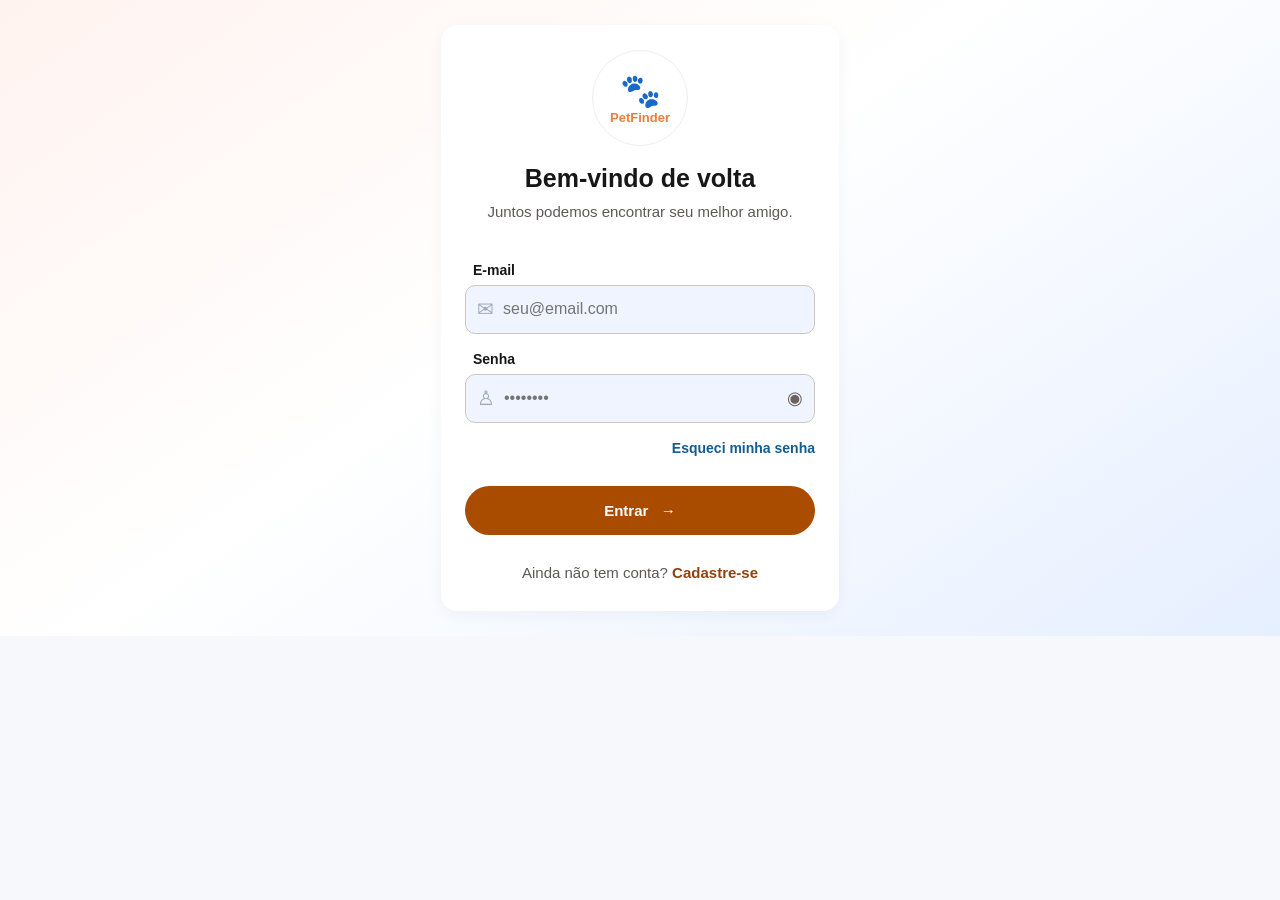
<file: index.html>
<!doctype html>
<html lang="pt-BR">

<head>
    <meta charset="UTF-8">
    <meta name="viewport" content="width=device-width,initial-scale=1.0">
    <meta http-equiv="refresh" content="0;url=explorar.html">
    <title>PetFinder</title>
</head>

<body></body>

</html>
</file>
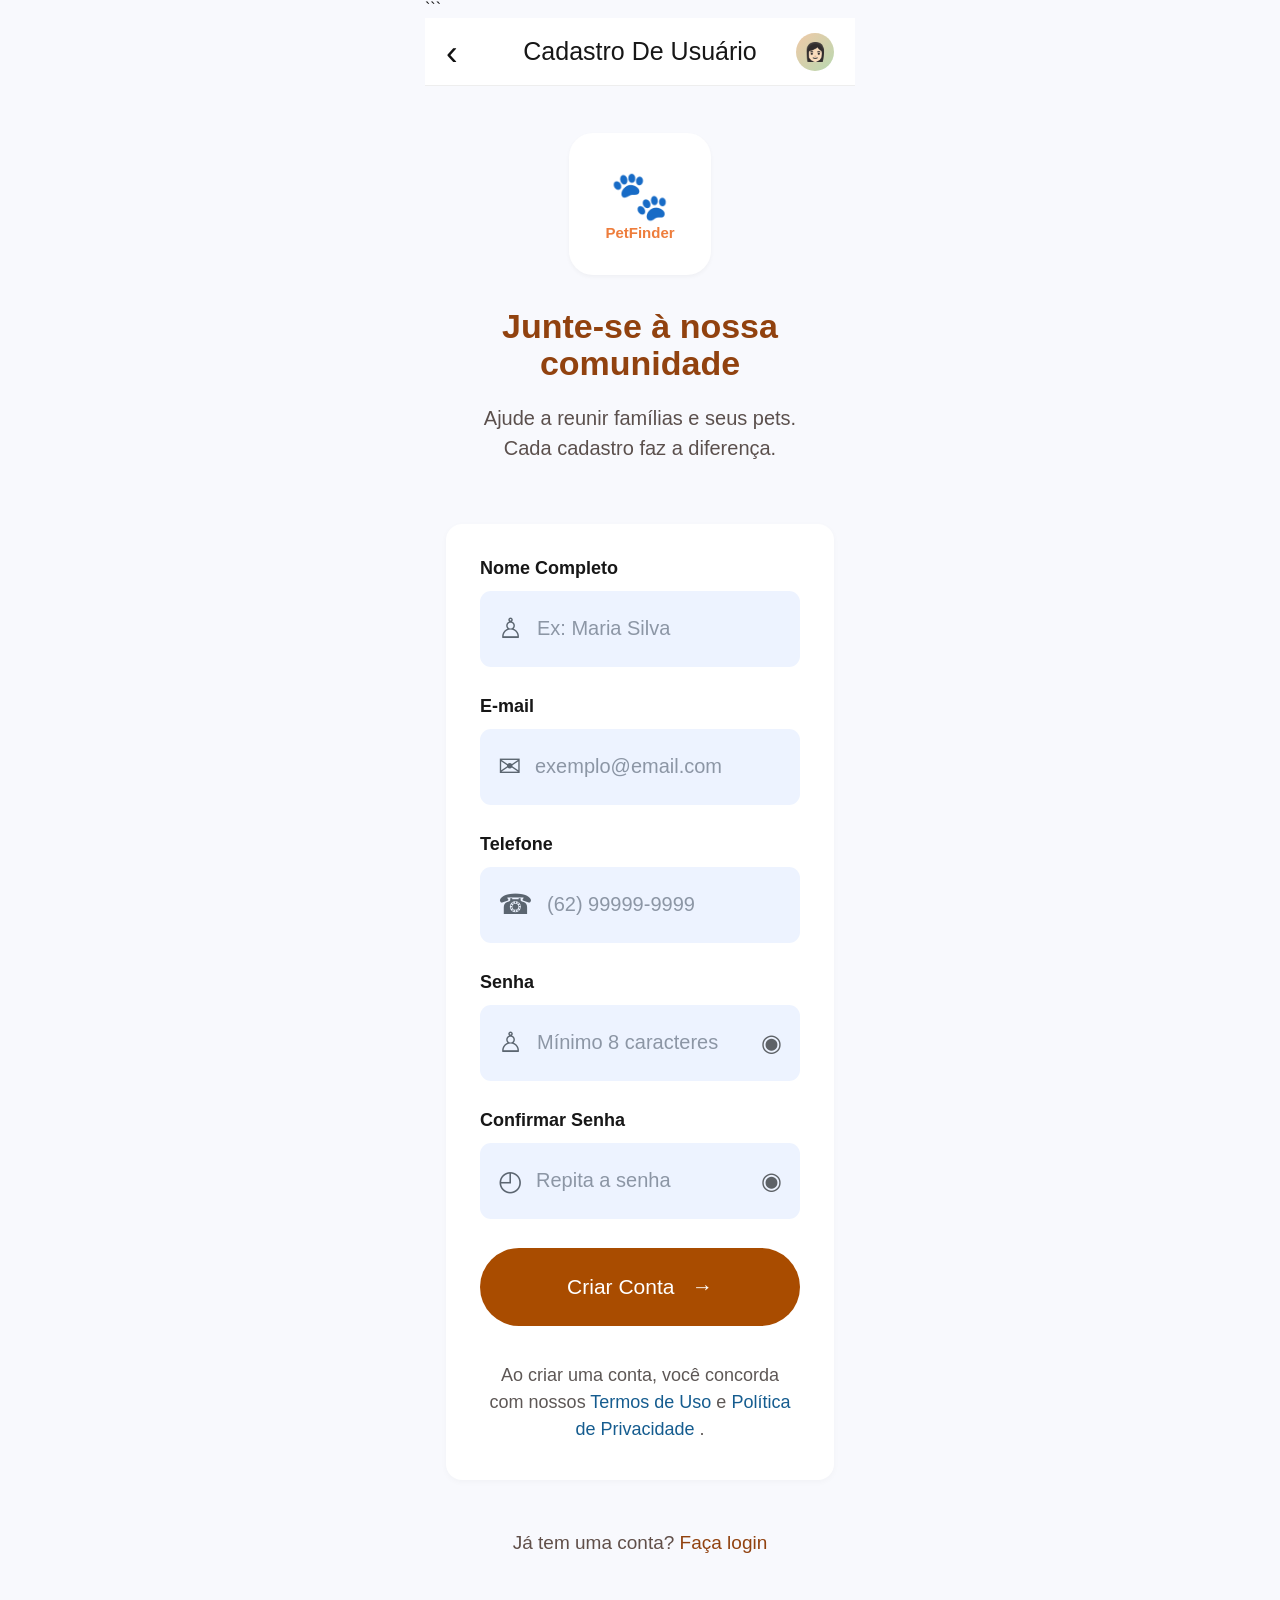
<file: cadastro.html>
<!doctype html>
<html lang="pt-BR">

<head>
    <meta charset="UTF-8">
    <meta name="viewport" content="width=device-width,initial-scale=1.0">
    <title>PetFinder - Cadastro</title>
    <link rel="stylesheet" href="cadastro.css">
</head>

<body>
    <div class="app">

        ```
        <header class="header">
            <a class="back" href="login.html">‹</a>
            <h1 class="title">Cadastro De Usuário</h1>
            <div class="avatar">👩🏻</div>
        </header>

        <main class="content register-page">

            <div class="logo-box">
                <span>🐾</span>
                <strong>PetFinder</strong>
            </div>

            <div class="headline">
                <h2>Junte-se à nossa<br>comunidade</h2>

                <p>
                    Ajude a reunir famílias e seus pets.<br>
                    Cada cadastro faz a diferença.
                </p>
            </div>

            <form class="register-form" id="registerForm">

                <label for="nome">
                    Nome Completo
                </label>

                <div class="input-wrap">
                    <span>♙</span>

                    <input id="nome" name="nome" type="text" placeholder="Ex: Maria Silva" required>
                </div>


                <label for="email">
                    E-mail
                </label>

                <div class="input-wrap">
                    <span>✉</span>

                    <input id="email" name="email" type="email" placeholder="exemplo@email.com" required>
                </div>


                <label for="telefone">
                    Telefone
                </label>

                <div class="input-wrap">
                    <span>☎</span>

                    <input id="telefone" name="telefone" type="tel" placeholder="(62) 99999-9999" required>
                </div>


                <label for="s1">
                    Senha
                </label>

                <div class="input-wrap">
                    <span>♙</span>

                    <input id="s1" name="senha" type="password" placeholder="Mínimo 8 caracteres" minlength="8"
                        required>

                    <button type="button" onclick="toggle('s1')">
                        ◉
                    </button>
                </div>


                <label for="s2">
                    Confirmar Senha
                </label>

                <div class="input-wrap">
                    <span>◴</span>

                    <input id="s2" name="confirmarSenha" type="password" placeholder="Repita a senha" minlength="8"
                        required>

                    <button type="button" onclick="toggle('s2')">
                        ◉
                    </button>
                </div>


                <button class="create" type="submit" id="btnCadastro">
                    Criar Conta &nbsp; →
                </button>


                <p class="register-error" id="registerError" style="display: none;"></p>


                <p class="terms">
                    Ao criar uma conta, você concorda<br>
                    com nossos
                    <a href="#">Termos de Uso</a>
                    e
                    <a href="#">
                        Política<br> de Privacidade
                    </a>.
                </p>

            </form>

            <p class="already">
                Já tem uma conta?
                <a href="login.html">Faça login</a>
            </p>

        </main>
    </div>


    <script>
        function toggle(id) {

            const input =
                document.getElementById(id);

            input.type =
                input.type === 'password'
                    ? 'text'
                    : 'password';
        }
    </script>

    <script src="js/api.js"></script>
    <script src="js/auth.js"></script>
    <script src="js/cadastro.js"></script>
</body>

</html>
</file>
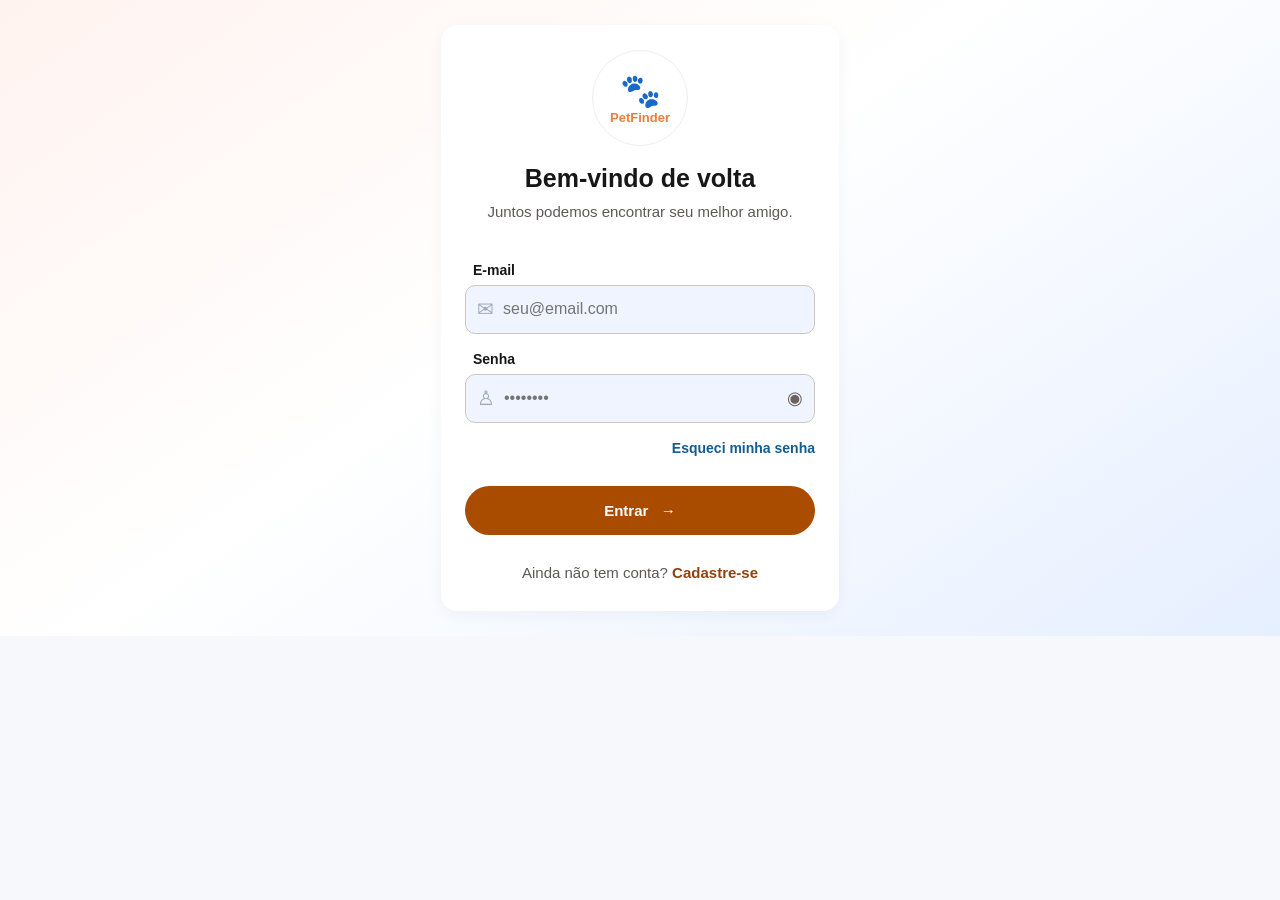
<file: editar-perfil.html>
<!doctype html>
<html lang="pt-BR">

<head>

    <meta charset="UTF-8">

    <meta name="viewport" content="width=device-width, initial-scale=1.0">

    <title>PetFinder - Editar Perfil</title>
    <link rel="icon" type="image/png" href="assets/logo.png">
    <link rel="stylesheet" href="editar-perfil.css">

</head>


<body>

    <div class="app">


        <!-- HEADER -->

        <header class="header">

            <a class="back" href="perfil.html">
                ‹
            </a>

            <h1 class="title">
                Editar Perfil
            </h1>

            <div class="avatar">
                👩🏻
            </div>

        </header>


        <!-- CONTEÚDO -->

        <main class="content">


            <section class="form-card">

                <div class="form-header">

                    <div class="profile-avatar">
                        👩🏻
                    </div>

                    <div>

                        <h2>
                            Seus dados
                        </h2>

                        <p>
                            Atualize suas informações pessoais.
                        </p>

                    </div>

                </div>


                <form id="editarPerfilForm">


                    <!-- NOME -->

                    <div class="form-group">

                        <label for="nome">
                            Nome completo
                        </label>

                        <input type="text" id="nome" name="nome" placeholder="Digite seu nome" required maxlength="100">

                    </div>


                    <!-- EMAIL -->

                    <div class="form-group">

                        <label for="email">
                            E-mail
                        </label>

                        <input type="email" id="email" name="email" placeholder="Digite seu e-mail" required>

                    </div>


                    <!-- TELEFONE -->

                    <div class="form-group">

                        <label for="telefone">
                            Telefone para contato (WhatsApp)
                        </label>

                        <input type="tel" id="telefone" name="telefone" placeholder="(62) 99999-9999" required>

                    </div>


                    <!-- ERRO -->

                    <div id="formError" class="form-error"></div>


                    <!-- SUCESSO -->

                    <div id="formSuccess" class="form-success"></div>


                    <!-- BOTÃO -->

                    <button type="submit" id="btnSalvar" class="btn-main">
                        Salvar alterações
                    </button>


                    <button type="button" id="btnCancelar" class="btn-cancel">
                        Cancelar
                    </button>


                </form>

            </section>


        </main>


        <!-- MENU INFERIOR -->
        <nav class="bottom">

            <a class="nav" href="explorar.html">

                <span class="navicon">
                    ◉
                </span>

                Explorar

            </a>


            <a class="nav" href="cadastrar.html">

                <span class="navicon plus">
                    +
                </span>

                Cadastrar

            </a>


            <a class="nav" href="meus-pets.html">

                <span class="navicon">
                    ♡
                </span>

                Meus Pets

            </a>


            <a class="nav active" href="perfil.html">

                <span class="navicon">
                    ◎
                </span>

                Perfil

            </a>

        </nav>

    </div>


    <script src="js/api.js"></script>

    <script src="js/auth.js"></script>

    <script src="js/editar-perfil.js"></script>


</body>

</html>
</file>
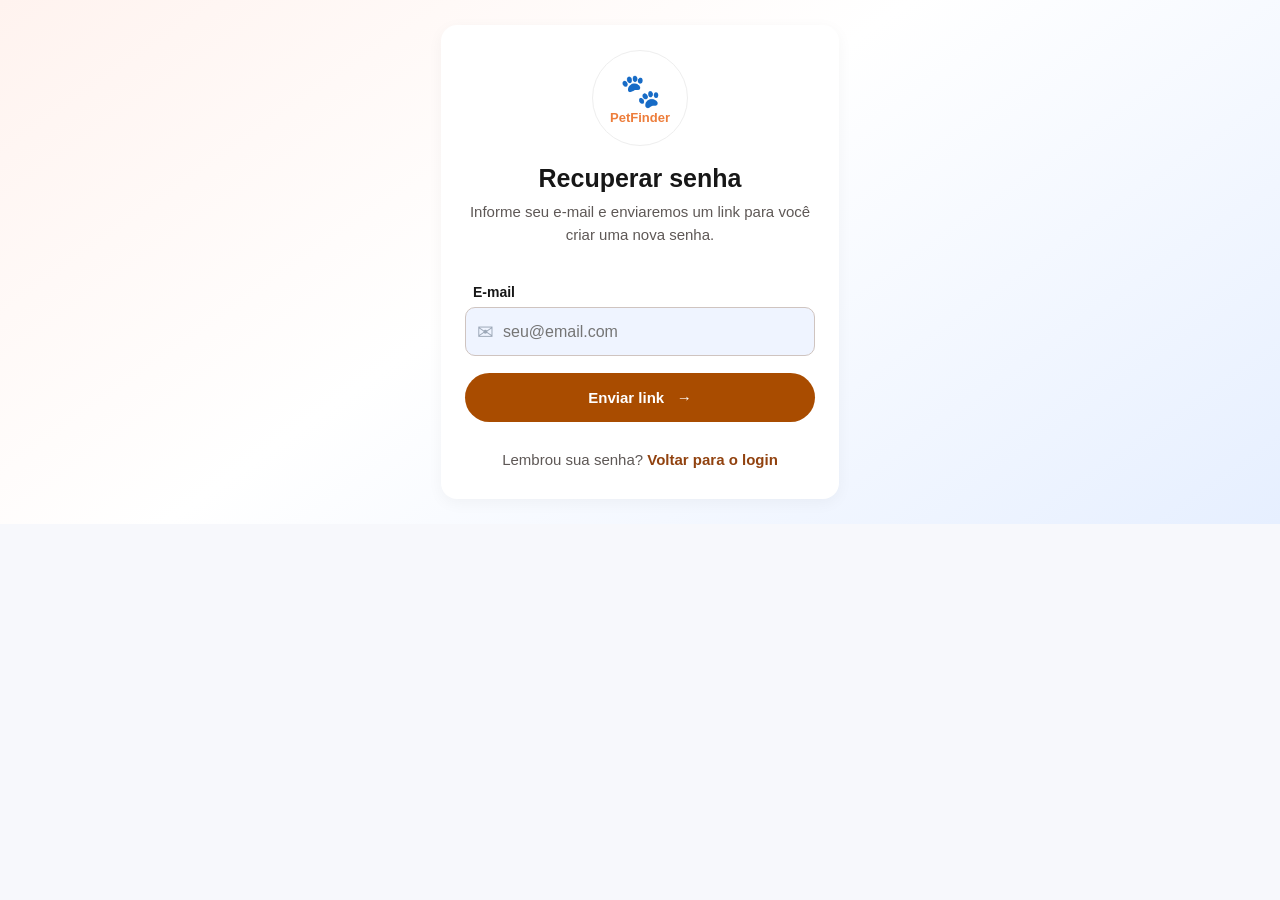
<file: esqueci-senha.html>
<!doctype html>

<html lang="pt-BR">

<head>
    <meta charset="UTF-8">
    <link rel="icon" type="image/png" href="assets/logo.png">
    <meta name="viewport" content="width=device-width, initial-scale=1.0">
    <title>PetFinder - Recuperar senha</title>
    <link rel="stylesheet" href="login.css">
</head>

<body>

    <div class="login-page">

        <div class="login-card">

            <div class="logo-big">
                <span>🐾</span>
                <strong>PetFinder</strong>
            </div>

            <h1>Recuperar senha</h1>

            <p>
                Informe seu e-mail e enviaremos um link
                para você criar uma nova senha.
            </p>

            <form id="forgotPasswordForm">

                <label for="email">
                    E-mail
                </label>

                <div class="input-wrap">
                    <span>✉</span>

                    <input id="email" name="email" type="email" placeholder="seu@email.com" required>
                </div>

                <button class="enter" type="submit" id="btnEnviar">
                    Enviar link &nbsp; →
                </button>

                <p id="message" style="display: none;"></p>

            </form>

            <p class="register">
                Lembrou sua senha?

                <a href="login.html">
                    Voltar para o login
                </a>
            </p>

        </div>

    </div>

    <script src="js/api.js"></script>
    <script src="js/esqueci-senha.js"></script>

</body>

</html>
</file>
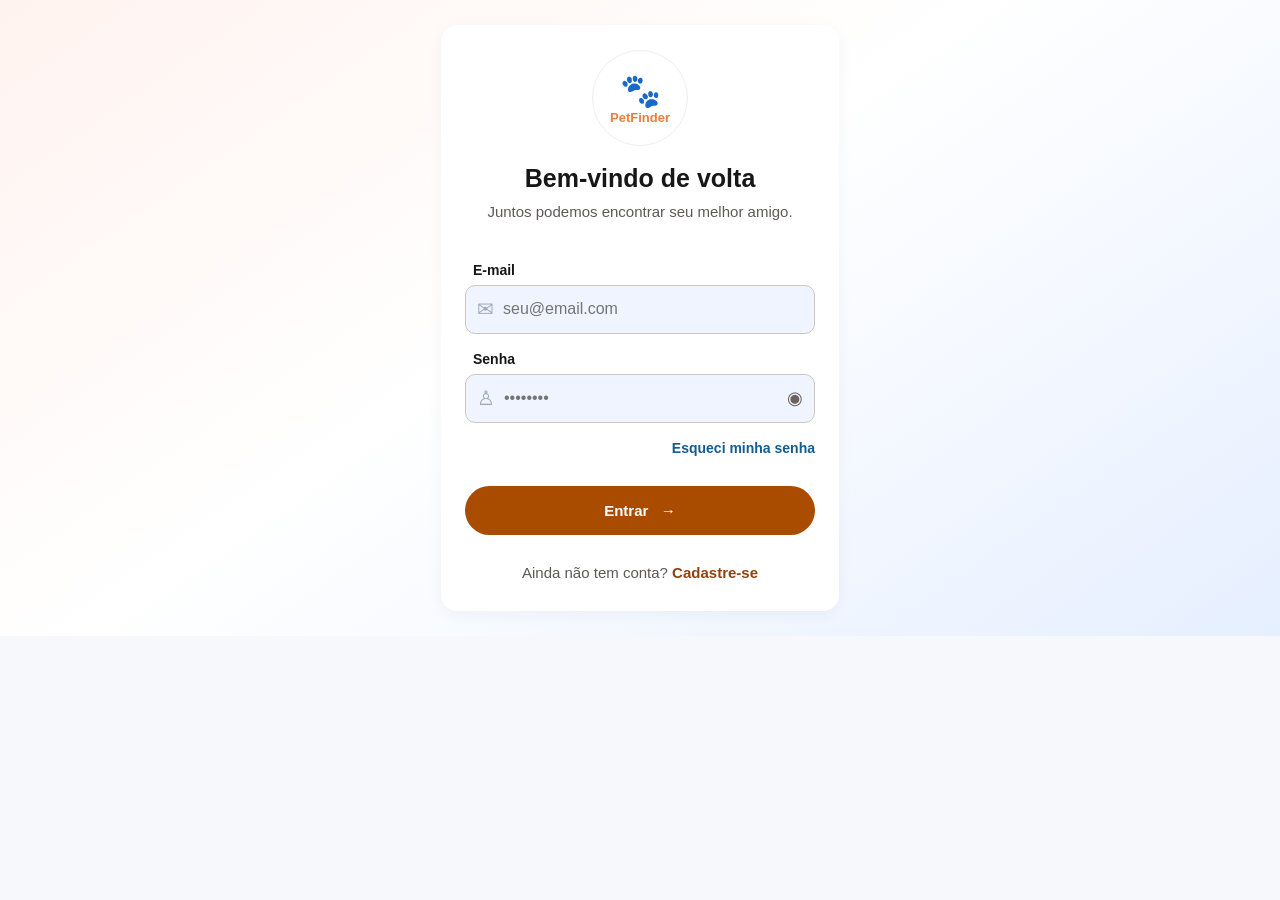
<file: explorar.html>
<!doctype html>

<html lang="pt-BR">

<head>
    <meta charset="UTF-8">
    <meta name="viewport" content="width=device-width, initial-scale=1.0">
    <link rel="icon" type="image/png" href="assets/logo.png">
    <title>PetFinder - Explorar</title>

    <link rel="stylesheet" href="explorar.css">

</head>

<body>

    <div class="app">

        <header class="header">

            <div class="brand">
                <span class="paw">🐾</span>
                <span>PetFinder</span>
            </div>

        </header>


        <main class="content">

            <h1 id="saudacao">
                Bom dia!
            </h1>

            <p class="intro">
                Vamos ajudar esses pets a voltarem para casa.
            </p>


            <!-- BUSCA -->

            <div class="search">

                <span>⌕</span>

                <input id="campoBusca" type="text" placeholder="Buscar por raça, nome ou local...">

                <button type="button" id="btnFiltro">
                    ☷
                </button>

            </div>


            <!-- FILTROS -->

            <div class="filters">

                <button type="button" class="active" data-filtro="TODOS">
                    ➤ Próximos
                </button>

                <button type="button" data-filtro="CANINO">
                    Cães
                </button>

                <button type="button" data-filtro="FELINO">
                    Gatos
                </button>

                <button type="button" data-filtro="RECOMPENSA">
                    ♡ Recompensa
                </button>

            </div>


            <!-- ANIMAIS -->

            <div class="cards" id="animaisContainer">

                <p>
                    Carregando animais...
                </p>

            </div>

        </main>


        <!-- MENU INFERIOR -->

        <nav class="bottom">

            <a class="nav active" href="explorar.html">

                <span class="navicon">
                    ◉
                </span>

                Explorar

            </a>


            <a class="nav" href="cadastrar.html">

                <span class="navicon plus">
                    +
                </span>

                Cadastrar

            </a>


            <a class="nav" href="meus-pets.html">

                <span class="navicon">
                    ♡
                </span>

                Meus Pets

            </a>


            <a class="nav" href="perfil.html">

                <span class="navicon">
                    ◎
                </span>

                Perfil

            </a>

        </nav>

    </div>

    <script src="js/api.js"></script>

    <script src="js/auth.js"></script>

    <script src="js/explorar.js"></script>

</body>

</html>
</file>
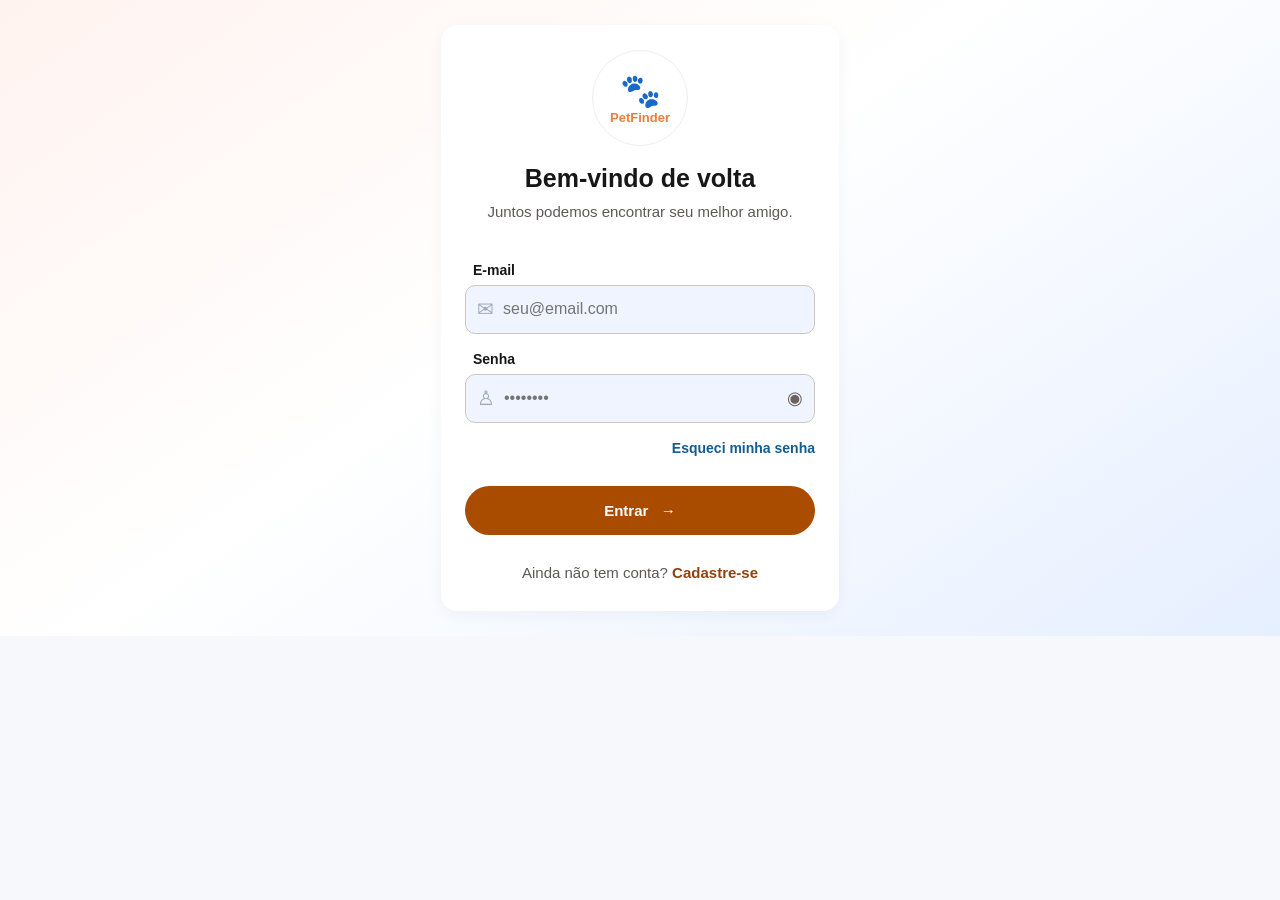
<file: login.html>
<!doctype html>
<html lang="pt-BR">

<head>
    <meta charset="UTF-8">
    <meta name="viewport" content="width=device-width, initial-scale=1.0">
    <title>PetFinder - Login</title>
    <link rel="icon" type="image/png" href="assets/logo.png">
    <link rel="stylesheet" href="login.css">
</head>

<body>
    <div class="login-page">
        <div class="login-card">
            <div class="logo-big">
                <span>🐾</span>
                <strong>PetFinder</strong>
            </div>
            <h1>Bem-vindo de volta</h1>
            <p>
                Juntos podemos encontrar seu melhor amigo.
            </p>

            <form id="loginForm">
                <label for="email">
                    E-mail
                </label>
                <div class="input-wrap">
                    <span>✉</span>
                    <input id="email" name="email" type="email" placeholder="seu@email.com" required>
                </div>


                <label for="senha">
                    Senha
                </label>
                <div class="input-wrap">
                    <span>♙</span>
                    <input id="senha" name="senha" type="password" placeholder="••••••••" required>
                    <button type="button" onclick="toggle()">
                        ◉
                    </button>
                </div>

                <a class="forgot" href="esqueci-senha.html">
                    Esqueci minha senha
                </a>

                <button class="enter" type="submit" id="btnLogin">
                    Entrar &nbsp; →
                </button>

                <p id="loginError" style="display: none;"></p>
            </form>

            <p class="register">
                Ainda não tem conta?
                <a href="cadastro.html">
                    Cadastre-se
                </a>
            </p>
        </div>
    </div>
    <script>
        function toggle() {

            const senha =
                document.getElementById("senha");

            senha.type =
                senha.type === "password"
                    ? "text"
                    : "password";
        }

    </script>
    <script src="js/api.js"></script>
    <script src="js/auth.js"></script>
    <script src="js/login.js"></script>
</body>

</html>
</file>
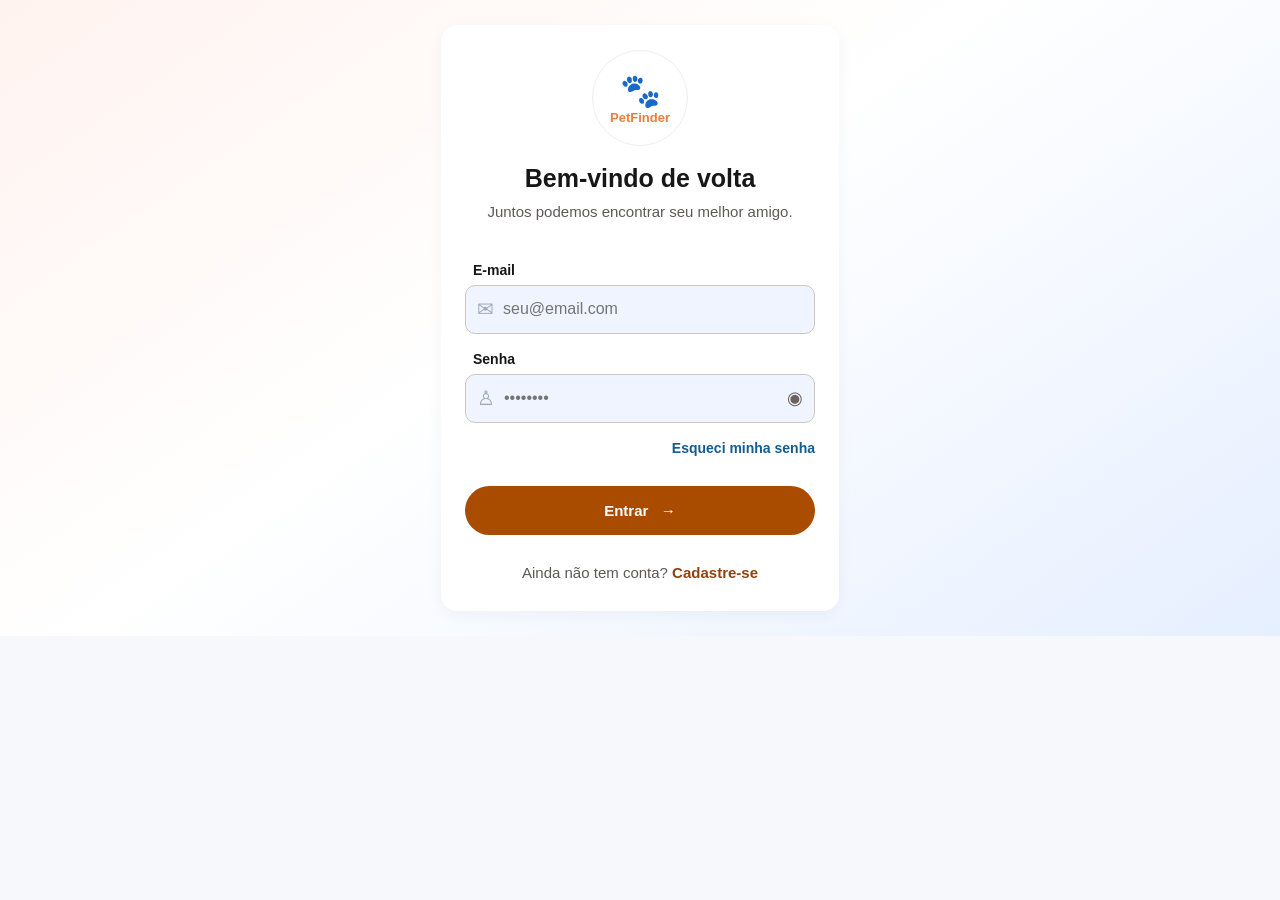
<file: meus-pets.html>
<!doctype html>

<html lang="pt-BR">

<head>

    <meta charset="UTF-8">

    <meta name="viewport" content="width=device-width, initial-scale=1.0">
    <link rel="icon" type="image/png" href="assets/logo.png">
    <title>PetFinder - Meus Pets</title>

    <link rel="stylesheet" href="meus-pets.css">

</head>


<body>

    <div class="app">


        <!-- HEADER -->

        <header class="header">

            <a class="back" href="perfil.html">
                ‹
            </a>


            <h1 class="title">
                Meus Pets
            </h1>

        </header>


        <!-- CONTEÚDO -->

        <main class="content">

            <div class="page-intro">

                <h2>
                    Animais cadastrados
                </h2>

                <p>
                    Gerencie os pets que você cadastrou no PetFinder.
                </p>

            </div>


            <!-- LISTA -->

            <section id="animaisContainer" class="pets-container">

                <div class="loading">

                    <span class="loading-icon">
                        🐾
                    </span>

                    <p>
                        Carregando seus pets...
                    </p>

                </div>

            </section>


            <!-- BOTÃO CADASTRAR -->

            <button type="button" id="btnCadastrarPet" class="btn-cadastrar">

                <span class="plus-icon">
                    +
                </span>

                Cadastrar novo pet

            </button>

        </main>


        <!-- MENU INFERIOR -->

        <nav class="bottom">

            <a class="nav" href="explorar.html">

                <span class="navicon">
                    ◉
                </span>

                Explorar

            </a>


            <a class="nav" href="cadastrar.html">

                <span class="navicon plus">
                    +
                </span>

                Cadastrar

            </a>


            <a class="nav active" href="meus-pets.html">

                <span class="navicon">
                    ♡
                </span>

                Meus Pets

            </a>


            <a class="nav" href="perfil.html">

                <span class="navicon">
                    ◎
                </span>

                Perfil

            </a>

        </nav>

    </div>


    <script src="js/api.js"></script>

    <script src="js/auth.js"></script>

    <script src="js/meus-pets.js"></script>

</body>

</html>
</file>
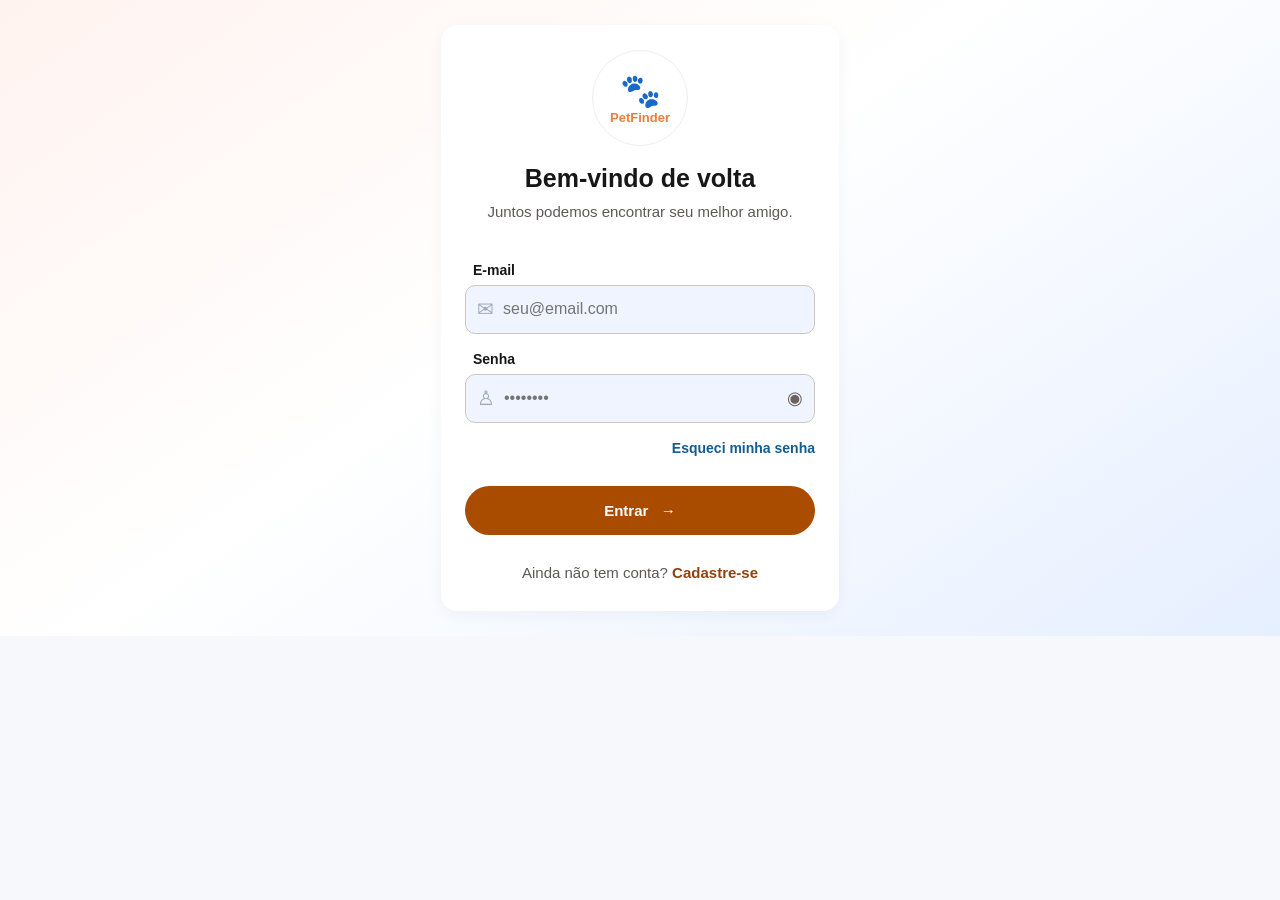
<file: perfil.html>
<!doctype html>

<html lang="pt-BR">

<head>

    <meta charset="UTF-8">

    <meta name="viewport" content="width=device-width, initial-scale=1.0">
    <link rel="icon" type="image/png" href="assets/logo.png">
    <title>PetFinder - Perfil</title>

    <link rel="stylesheet" href="perfil.css">

</head>

<body>

    <div class="app">


        <!-- HEADER -->

        <header class="header">

            <a class="back" href="explorar.html">
                ‹
            </a>


            <h1 class="title">
                Meu Perfil
            </h1>


            <!--div class="avatar">
                👩🏻
            </div-->

        </header>



        <!-- CONTEÚDO -->

        <main class="content perfil-page">


            <section class="profile-header">

                <div class="profile-avatar">
                    <span class="paw">🐾</span>
                </div>


                <div class="profile-info">

                    <h2 id="usuarioNome">
                        Carregando...
                    </h2>

                    <p id="usuarioEmail">
                        Carregando...
                    </p>

                </div>

            </section>



            <!-- DADOS DO USUÁRIO -->

            <section class="profile-card">

                <h2 class="section-title">
                    Meus dados
                </h2>


                <div class="profile-field">

                    <span>
                        Nome completo
                    </span>

                    <strong id="campoNome">
                        -
                    </strong>

                </div>


                <div class="profile-field">

                    <span>
                        E-mail
                    </span>

                    <strong id="campoEmail">
                        -
                    </strong>

                </div>


                <div class="profile-field">

                    <span>
                        Telefone
                    </span>

                    <strong id="campoTelefone">
                        Não informado
                    </strong>

                </div>

            </section>



            <!-- AÇÕES -->

            <section class="profile-actions">

                <button type="button" id="btnEditar" class="btn-main">
                    ✎ &nbsp; Editar perfil
                </button>


                <button type="button" id="btnSair" class="btn-logout">
                    ↪ &nbsp; Sair da conta
                </button>

            </section>


        </main>



        <!-- MENU INFERIOR -->

        <nav class="bottom">

            <a class="nav" href="explorar.html">

                <span class="navicon">
                    ◉
                </span>

                Explorar

            </a>


            <a class="nav" href="cadastrar.html">

                <span class="navicon plus">
                    +
                </span>

                Cadastrar

            </a>


            <a class="nav" href="meus-pets.html">

                <span class="navicon">
                    ♡
                </span>

                Meus Pets

            </a>


            <a class="nav active" href="perfil.html">

                <span class="navicon">
                    ◎
                </span>

                Perfil

            </a>

        </nav>


    </div>


    <script src="js/api.js"></script>
    <script src="js/auth.js"></script>
    <script src="js/perfil.js"></script>
</body>

</html>
</file>
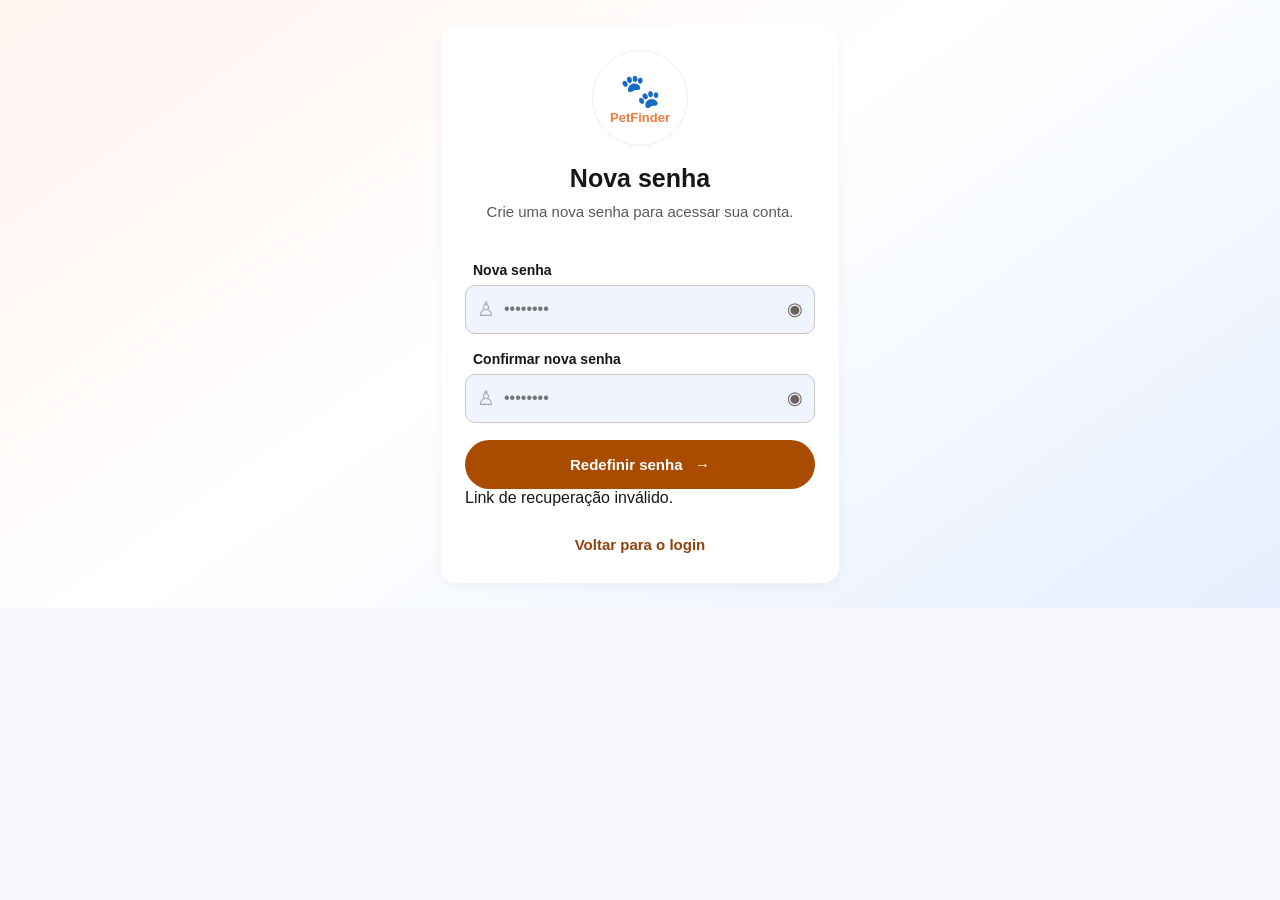
<file: redefinir-senha.html>
<!doctype html>

<html lang="pt-BR">

<head>
    <meta charset="UTF-8">
    <meta name="viewport" content="width=device-width, initial-scale=1.0">
    <title>PetFinder - Nova senha</title>
    <link rel="stylesheet" href="login.css">
    <link rel="icon" type="image/png" href="assets/logo.png">
</head>

<body>
    <div class="login-page">

        <div class="login-card">

            <div class="logo-big">
                <span>🐾</span>
                <strong>PetFinder</strong>
            </div>

            <h1>Nova senha</h1>

            <p>
                Crie uma nova senha para acessar sua conta.
            </p>

            <form id="resetPasswordForm">

                <label for="senha">
                    Nova senha
                </label>

                <div class="input-wrap">

                    <span>♙</span>

                    <input id="senha" type="password" placeholder="••••••••" required minlength="6">

                    <button type="button" id="toggleSenha">
                        ◉
                    </button>

                </div>

                <label for="confirmarSenha">
                    Confirmar nova senha
                </label>

                <div class="input-wrap">

                    <span>♙</span>

                    <input id="confirmarSenha" type="password" placeholder="••••••••" required minlength="6">

                    <button type="button" id="toggleConfirmarSenha">
                        ◉
                    </button>

                </div>

                <button class="enter" type="submit" id="btnRedefinir">
                    Redefinir senha &nbsp; →
                </button>

                <p id="message" style="display: none;"></p>

            </form>

            <p class="register">

                <a href="login.html">
                    Voltar para o login
                </a>

            </p>

        </div>

    </div>

    <script src="js/api.js"></script>
    <script src="js/redefinir-senha.js"></script>

</body>

</html>
</file>
<file: cadastro.css>
* {
  box-sizing: border-box;
  margin: 0;
  padding: 0;
}
html,
body {
  min-height: 100%;
  font-family: Arial, Helvetica, sans-serif;
  color: #171717;
  background: #f7f8fc;
}
body {
  display: flex;
  justify-content: center;
}
.app {
  width: 100%;
  max-width: 430px;
  min-height: 100vh;
  background: #f8f9fd;
  position: relative;
}
.header {
  height: 68px;
  background: #fff;
  display: flex;
  align-items: center;
  justify-content: space-between;
  padding: 0 21px;
  border-bottom: 1px solid #eee;
  position: relative;
  z-index: 2;
}
.brand {
  display: flex;
  align-items: center;
  gap: 9px;
  color: #91420f;
  font-size: 21px;
}
.paw {
  font-size: 22px;
}
.avatar {
  width: 38px;
  height: 38px;
  border-radius: 50%;
  background: linear-gradient(135deg, #f0c9a7, #b8d8b0);
  display: grid;
  place-items: center;
  font-size: 18px;
}
.back {
  font-size: 35px;
  line-height: 1;
  text-decoration: none;
  color: #111;
}
.title {
  font-size: 25px;
  font-weight: 500;
  position: absolute;
  left: 50%;
  transform: translateX(-50%);
  white-space: nowrap;
}
.bottom {
  position: fixed;
  left: 50%;
  bottom: 0;
  transform: translateX(-50%);
  width: 100%;
  max-width: 430px;
  height: 76px;
  background: #fff;
  border-top: 1px solid #eee;
  display: flex;
  z-index: 20;
}
.nav {
  flex: 1;
  text-decoration: none;
  color: #27211f;
  display: flex;
  flex-direction: column;
  align-items: center;
  justify-content: center;
  gap: 5px;
  font-size: 12px;
}
.nav.active {
  color: #98430f;
}
.navicon {
  font-size: 23px;
  height: 24px;
  display: grid;
  place-items: center;
}
.plus {
  border: 2px solid currentColor;
  border-radius: 50%;
  width: 22px;
  height: 22px;
  font-size: 19px;
}
.content {
  padding: 22px 21px 110px;
}
.section-title {
  color: #91420f;
  font-size: 21px;
  font-weight: 500;
  margin-bottom: 17px;
}
.field {
  margin-bottom: 17px;
}
.field label {
  display: block;
  font-size: 15px;
  font-weight: 600;
  margin-bottom: 9px;
}
.input,
select {
  width: 100%;
  height: 53px;
  border: 1px solid #dedee2;
  border-radius: 10px;
  background: #fff;
  padding: 0 15px;
  font-size: 16px;
  outline: none;
  color: #2b2929;
}
.input::placeholder {
  color: #aaa7aa;
}
.input:focus,
select:focus {
  border-color: #aa4d0a;
  box-shadow: 0 0 0 2px #aa4d0a18;
}
.btn-main {
  height: 60px;
  border: 0;
  border-radius: 31px;
  background: #a94c00;
  color: #fff;
  font-size: 17px;
  cursor: pointer;
  box-shadow: 0 3px 7px #0002;
}
.btn-main:hover {
  background: #8f4000;
}
.muted {
  color: #5c5655;
}
body {
  background: #f8f9fd;
}
.register-page {
  text-align: center;
  padding-top: 47px;
}
.logo-box {
  width: 142px;
  height: 142px;
  background: #fff;
  border-radius: 24px;
  margin: 0 auto 33px;
  display: flex;
  flex-direction: column;
  justify-content: center;
  align-items: center;
  box-shadow: 0 2px 4px #0000000a;
  color: #ee7d3c;
}
.logo-box span {
  font-size: 48px;
}
.logo-box strong {
  font-size: 15px;
}
.headline h2 {
  color: #91420f;
  font-size: 34px;
  line-height: 1.1;
  margin-bottom: 20px;
}
.headline p {
  font-size: 20px;
  line-height: 1.5;
  color: #5b504d;
  margin-bottom: 61px;
}
.register-form {
  background: #fff;
  border-radius: 16px;
  padding: 34px 34px 37px;
  text-align: left;
  box-shadow: 0 2px 6px #00000008;
}
.register-form label {
  display: block;
  font-size: 18px;
  font-weight: 600;
  margin-bottom: 12px;
}
.input-wrap {
  height: 76px;
  background: #edf3ff;
  border-radius: 11px;
  display: flex;
  align-items: center;
  padding: 0 18px;
  margin-bottom: 29px;
}
.input-wrap span {
  font-size: 28px;
  color: #5b6570;
  margin-right: 14px;
}
.input-wrap input {
  border: 0;
  outline: 0;
  background: transparent;
  flex: 1;
  font-size: 20px;
  min-width: 0;
}
.input-wrap input::placeholder {
  color: #8c96a5;
}
.input-wrap button {
  border: 0;
  background: none;
  font-size: 24px;
  color: #5e6267;
}
.create {
  width: 100%;
  height: 78px;
  border: 0;
  border-radius: 40px;
  background: #a94c00;
  color: #fff;
  font-size: 21px;
  cursor: pointer;
}
.terms {
  text-align: center;
  font-size: 18px;
  line-height: 1.5;
  color: #5d5755;
  margin-top: 36px;
}
.terms a,
.already a {
  color: #155c8f;
  text-decoration: none;
}
.already {
  font-size: 19px;
  color: #604f49;
  margin-top: 52px;
}
.already a {
  color: #91420f;
}
</file>
<file: editar-perfil.css>
* {
  box-sizing: border-box;
}

body {
  margin: 0;

  font-family: Arial, sans-serif;

  background: #f7f3ef;

  color: #333;
}

.app {
  width: 100%;
  max-width: 430px;

  min-height: 100vh;

  margin: 0 auto;

  background: #fff;

  position: relative;

  padding-bottom: 85px;
}

/* ============================= */
/* HEADER */
/* ============================= */

.header {
  height: 68px;

  display: flex;

  align-items: center;

  justify-content: space-between;

  padding: 0 20px;

  border-bottom: 1px solid #eee;
}

.back {
  width: 40px;

  text-decoration: none;

  color: #91420f;

  font-size: 38px;

  line-height: 1;
}

.title {
  margin: 0;

  font-size: 20px;

  color: #91420f;

  font-weight: 700;
}

.avatar {
  width: 40px;
  height: 40px;

  border-radius: 50%;

  display: flex;

  align-items: center;

  justify-content: center;

  background: #f3dfd0;

  font-size: 22px;
}

/* ============================= */
/* CONTEÚDO */
/* ============================= */

.content {
  padding: 24px 20px;
}

/* ============================= */
/* CARD */
/* ============================= */

.form-card {
  background: #fff;

  border: 1px solid #eee;

  border-radius: 18px;

  padding: 20px;

  box-shadow: 0 3px 12px rgba(0, 0, 0, 0.05);
}

/* ============================= */
/* CABEÇALHO DO FORM */
/* ============================= */

.form-header {
  display: flex;

  align-items: center;

  gap: 14px;

  margin-bottom: 25px;
}

.profile-avatar {
  width: 58px;
  height: 58px;

  flex-shrink: 0;

  border-radius: 50%;

  display: flex;

  align-items: center;

  justify-content: center;

  background: linear-gradient(135deg, #f4dfd0, #e9c5aa);

  font-size: 30px;
}

.form-header h2 {
  margin: 0 0 4px;

  font-size: 19px;

  color: #333;
}

.form-header p {
  margin: 0;

  font-size: 13px;

  color: #777;

  line-height: 1.4;
}

/* ============================= */
/* CAMPOS */
/* ============================= */

.form-group {
  margin-bottom: 18px;
}

.form-group label {
  display: block;

  margin-bottom: 7px;

  font-size: 13px;

  font-weight: 600;

  color: #555;
}

.form-group input {
  width: 100%;

  padding: 13px 14px;

  border: 1px solid #ddd;

  border-radius: 11px;

  font-size: 14px;

  outline: none;

  background: #fff;

  transition:
    border-color 0.2s,
    box-shadow 0.2s;
}

.form-group input:focus {
  border-color: #91420f;

  box-shadow: 0 0 0 3px rgba(145, 66, 15, 0.1);
}

/* ============================= */
/* MENSAGENS */
/* ============================= */

.form-error {
  display: none;

  margin-bottom: 15px;

  padding: 11px;

  border-radius: 10px;

  background: #fbe9e7;

  color: #b3261e;

  font-size: 13px;
}

.form-success {
  display: none;

  margin-bottom: 15px;

  padding: 11px;

  border-radius: 10px;

  background: #e8f5e9;

  color: #2e7d32;

  font-size: 13px;
}

/* ============================= */
/* BOTÕES */
/* ============================= */

.btn-main {
  width: 100%;

  border: none;

  border-radius: 13px;

  padding: 14px;

  background: #91420f;

  color: #fff;

  font-size: 15px;

  font-weight: 600;

  cursor: pointer;
}

.btn-main:disabled {
  opacity: 0.6;

  cursor: not-allowed;
}

.btn-cancel {
  width: 100%;

  margin-top: 10px;

  border: 1px solid #ddd;

  border-radius: 13px;

  padding: 13px;

  background: #fff;

  color: #777;

  font-size: 14px;

  cursor: pointer;
}

/* ============================= */
/* MENU INFERIOR */
/* ============================= */

.bottom {
  position: fixed;

  bottom: 0;

  left: 50%;

  transform: translateX(-50%);

  width: 100%;

  max-width: 430px;

  height: 72px;

  background: #fff;

  border-top: 1px solid #eee;

  display: grid;

  grid-template-columns: repeat(4, 1fr);

  z-index: 100;
}

.nav {
  text-decoration: none;

  color: #999;

  display: flex;

  flex-direction: column;

  align-items: center;

  justify-content: center;

  gap: 4px;

  font-size: 11px;

  font-weight: 500;
}

.nav.active {
  color: #91420f;

  font-weight: 700;
}

.navicon {
  font-size: 21px;

  line-height: 1;
}

.navicon.plus {
  font-size: 25px;
}

/* ============================= */
/* RESPONSIVO */
/* ============================= */

@media (max-width: 360px) {
  .content {
    padding: 20px 15px;
  }

  .form-card {
    padding: 17px;
  }

  .nav {
    font-size: 10px;
  }
}
</file>
<file: login.css>
*{box-sizing:border-box;margin:0;padding:0}html,body{min-height:100%;font-family:Arial,Helvetica,sans-serif;color:#171717;background:#f7f8fc}body{display:flex;justify-content:center}.app{width:100%;max-width:430px;min-height:100vh;background:#f8f9fd;position:relative}.header{height:68px;background:#fff;display:flex;align-items:center;justify-content:space-between;padding:0 21px;border-bottom:1px solid #eee;position:relative;z-index:2}.brand{display:flex;align-items:center;gap:9px;color:#91420f;font-size:21px}.paw{font-size:22px}.avatar{width:38px;height:38px;border-radius:50%;background:linear-gradient(135deg,#f0c9a7,#b8d8b0);display:grid;place-items:center;font-size:18px}.back{font-size:35px;line-height:1;text-decoration:none;color:#111}.title{font-size:25px;font-weight:500;position:absolute;left:50%;transform:translateX(-50%);white-space:nowrap}.bottom{position:fixed;left:50%;bottom:0;transform:translateX(-50%);width:100%;max-width:430px;height:76px;background:#fff;border-top:1px solid #eee;display:flex;z-index:20}.nav{flex:1;text-decoration:none;color:#27211f;display:flex;flex-direction:column;align-items:center;justify-content:center;gap:5px;font-size:12px}.nav.active{color:#98430f}.navicon{font-size:23px;height:24px;display:grid;place-items:center}.plus{border:2px solid currentColor;border-radius:50%;width:22px;height:22px;font-size:19px}.content{padding:22px 21px 110px}.section-title{color:#91420f;font-size:21px;font-weight:500;margin-bottom:17px}.field{margin-bottom:17px}.field label{display:block;font-size:15px;font-weight:600;margin-bottom:9px}.input,select{width:100%;height:53px;border:1px solid #dedee2;border-radius:10px;background:#fff;padding:0 15px;font-size:16px;outline:none;color:#2b2929}.input::placeholder{color:#aaa7aa}.input:focus,select:focus{border-color:#aa4d0a;box-shadow:0 0 0 2px #aa4d0a18}.btn-main{height:60px;border:0;border-radius:31px;background:#a94c00;color:#fff;font-size:17px;cursor:pointer;box-shadow:0 3px 7px #0002}.btn-main:hover{background:#8f4000}.muted{color:#5c5655}
body{background:linear-gradient(145deg,#fff3ef 0%,#fff 45%,#e6efff 100%);align-items:center}.login-page{width:100%;max-width:430px;padding:25px 16px}.login-card{background:#fff;border-radius:16px;padding:25px 24px 27px;box-shadow:0 4px 16px #0000000b;text-align:center}.logo-big{width:96px;height:96px;border:1px solid #eee;border-radius:50%;margin:0 auto 18px;display:flex;flex-direction:column;align-items:center;justify-content:center;color:#ed7d3b}.logo-big span{font-size:33px}.logo-big strong{font-size:13px}.login-card h1{font-size:25px;margin-bottom:8px}.login-card>p{font-size:15px;line-height:1.5;color:#5e5856;margin-bottom:38px}.login-card form{text-align:left}.login-card label{display:block;font-size:14px;font-weight:600;margin:0 8px 7px}.input-wrap{height:49px;border:1px solid #cfc4c0;background:#eff4ff;border-radius:10px;display:flex;align-items:center;padding:0 11px;margin-bottom:17px}.input-wrap span{font-size:20px;color:#9da8b8;margin-right:9px}.input-wrap input{border:0;outline:0;background:transparent;flex:1;font-size:16px;min-width:0}.input-wrap button{border:0;background:none;color:#6b625e;font-size:18px}.forgot{display:block;text-align:right;color:#145c8e;text-decoration:none;font-weight:600;font-size:14px;margin:0 0 30px}.enter{width:100%;height:49px;border:0;border-radius:26px;background:#a94c00;color:#fff;font-weight:600;font-size:15px;cursor:pointer}.register{margin:27px 0 0!important}.register a{color:#91420f;text-decoration:none;font-weight:600}
</file>
<file: explorar.css>
* {
  box-sizing: border-box;
  margin: 0;
  padding: 0;
}
html,
body {
  min-height: 100%;
  font-family: Arial, Helvetica, sans-serif;
  color: #171717;
  background: #f7f8fc;
}
body {
  display: flex;
  justify-content: center;
}
.app {
  width: 100%;
  max-width: 430px;
  min-height: 100vh;
  background: #f8f9fd;
  position: relative;
}
.header {
  height: 68px;
  background: #fff;
  display: flex;
  align-items: center;
  justify-content: space-between;
  padding: 0 21px;
  border-bottom: 1px solid #eee;
  position: relative;
  z-index: 2;
}
.brand {
  display: flex;
  align-items: center;
  gap: 9px;
  color: #91420f;
  font-size: 21px;
}
.paw {
  font-size: 22px;
}
.avatar {
  width: 38px;
  height: 38px;
  border-radius: 50%;
  background: linear-gradient(135deg, #f0c9a7, #b8d8b0);
  display: grid;
  place-items: center;
  font-size: 18px;
}
.back {
  font-size: 35px;
  line-height: 1;
  text-decoration: none;
  color: #111;
}
.title {
  font-size: 25px;
  font-weight: 500;
  position: absolute;
  left: 50%;
  transform: translateX(-50%);
  white-space: nowrap;
}
.bottom {
  position: fixed;
  left: 50%;
  bottom: 0;
  transform: translateX(-50%);
  width: 100%;
  max-width: 430px;
  height: 76px;
  background: #fff;
  border-top: 1px solid #eee;
  display: flex;
  z-index: 20;
}
.nav {
  flex: 1;
  text-decoration: none;
  color: #27211f;
  display: flex;
  flex-direction: column;
  align-items: center;
  justify-content: center;
  gap: 5px;
  font-size: 12px;
}
.nav.active {
  color: #98430f;
}
.navicon {
  font-size: 23px;
  height: 24px;
  display: grid;
  place-items: center;
}
.plus {
  border: 2px solid currentColor;
  border-radius: 50%;
  width: 22px;
  height: 22px;
  font-size: 19px;
}
.content {
  padding: 22px 21px 110px;
}
.section-title {
  color: #91420f;
  font-size: 21px;
  font-weight: 500;
  margin-bottom: 17px;
}
.field {
  margin-bottom: 17px;
}
.field label {
  display: block;
  font-size: 15px;
  font-weight: 600;
  margin-bottom: 9px;
}
.input,
select {
  width: 100%;
  height: 53px;
  border: 1px solid #dedee2;
  border-radius: 10px;
  background: #fff;
  padding: 0 15px;
  font-size: 16px;
  outline: none;
  color: #2b2929;
}
.input::placeholder {
  color: #aaa7aa;
}
.input:focus,
select:focus {
  border-color: #aa4d0a;
  box-shadow: 0 0 0 2px #aa4d0a18;
}
.btn-main {
  height: 60px;
  border: 0;
  border-radius: 31px;
  background: #a94c00;
  color: #fff;
  font-size: 17px;
  cursor: pointer;
  box-shadow: 0 3px 7px #0002;
}
.btn-main:hover {
  background: #8f4000;
}
.muted {
  color: #5c5655;
}
body {
  background: #f8f9fd;
}
.content {
  padding-top: 18px;
}
.content h1 {
  font-size: 27px;
  margin-bottom: 7px;
}
.intro {
  font-size: 16px;
  color: #514b49;
  margin-bottom: 18px;
}
.search {
  height: 46px;
  background: #fff;
  border-radius: 11px;
  display: flex;
  align-items: center;
  padding: 0 10px 0 15px;
  box-shadow: 0 1px 5px #00000008;
  margin-bottom: 13px;
}
.search span {
  font-size: 25px;
  margin-right: 10px;
}
.search input {
  border: 0;
  outline: 0;
  flex: 1;
  font-size: 16px;
  min-width: 0;
}
.search button {
  border: 0;
  border-radius: 50%;
  width: 30px;
  height: 30px;
  background: #e7f0ff;
  color: #1760a0;
  font-size: 20px;
}
.filters {
  display: flex;
  gap: 8px;
  overflow: hidden;
  margin: 0 -21px 16px;
  padding: 0 21px;
}
.filters button {
  white-space: nowrap;
  border: 0;
  background: #fff;
  border-radius: 22px;
  padding: 10px 18px;
  font-size: 14px;
  color: #322b28;
}
.filters .active {
  background: #a94c00;
  color: #fff;
}
.cards {
  display: flex;
  flex-direction: column;
  gap: 23px;
}
.card {
  background: #fff;
  border-radius: 12px;
  overflow: hidden;
  box-shadow: 0 2px 6px #00000016;
  cursor: pointer;
}
.photo {
  height: 228px;
  position: relative;
}
.photo img {
  width: 100%;
  height: 100%;
  object-fit: cover;
}
.badge {
  position: absolute;
  top: 8px;
  left: 8px;
  padding: 7px 10px;
  border-radius: 17px;
  font-size: 13px;
  background: #fff8;
}
.urgent {
  background: #ffdfe0;
  color: #8d1f24;
}
.reward {
  background: #ffdcae;
  color: #633400;
}
.lost {
  background: #fff;
  color: #222;
}
.heart {
  position: absolute;
  right: 8px;
  top: 8px;
  width: 43px;
  height: 43px;
  border: 0;
  border-radius: 50%;
  background: #fff;
  color: #111;
  font-size: 29px;
}
.card-body {
  padding: 15px 17px 17px;
}
.row {
  display: flex;
  justify-content: space-between;
  align-items: center;
  gap: 10px;
}
.row h2 {
  font-size: 21px;
  font-weight: 500;
}
.time {
  font-size: 12px;
  background: #f0f3f9;
  padding: 6px 8px;
  border-radius: 5px;
  white-space: nowrap;
}
.card-body > p {
  font-size: 16px;
  color: #5a5250;
  margin: 7px 0 17px;
}
.location {
  background: #f1f6ff;
  border-radius: 8px;
  padding: 9px 10px;
  color: #07518f;
  font-size: 14px;
  display: flex;
  justify-content: space-between;
  gap: 6px;
}
.location small {
  color: #444;
  white-space: nowrap;
}
</file>
<file: meus-pets.css>
* {
  box-sizing: border-box;
  margin: 0;
  padding: 0;
}

html,
body {
  min-height: 100%;

  font-family: Arial, Helvetica, sans-serif;

  color: #171717;

  background: #f7f8fc;
}

body {
  display: flex;

  justify-content: center;
}

/* ========================================
APP
======================================== */

.app {
  width: 100%;

  max-width: 430px;

  min-height: 100vh;

  background: #f8f9fd;

  position: relative;
}

/* ========================================
HEADER
======================================== */

.header {
  height: 68px;

  background: #fff;

  display: flex;

  align-items: center;

  justify-content: space-between;

  padding: 0 21px;

  border-bottom: 1px solid #eee;

  position: relative;

  z-index: 2;
}

.back {
  width: 38px;

  font-size: 35px;

  line-height: 1;

  text-decoration: none;

  color: #111;

  display: flex;

  align-items: center;
}

.title {
  font-size: 25px;

  font-weight: 500;

  position: absolute;

  left: 50%;

  transform: translateX(-50%);

  white-space: nowrap;
}

.avatar {
  width: 38px;
  height: 38px;

  border-radius: 50%;

  background: linear-gradient(135deg, #f0c9a7, #b8d8b0);

  display: grid;

  place-items: center;

  font-size: 18px;
}

/* ========================================
CONTEÚDO
======================================== */

.content {
  padding: 24px 21px 110px;
}

.page-intro {
  margin-bottom: 20px;
}

.page-intro h2 {
  color: #91420f;

  font-size: 23px;

  font-weight: 500;

  margin-bottom: 6px;
}

.page-intro p {
  color: #77706d;

  font-size: 14px;

  line-height: 1.4;
}

/* ========================================
CONTAINER DOS PETS
======================================== */

.pets-container {
  display: flex;

  flex-direction: column;

  gap: 14px;
}

/* ========================================
CARD DO PET
======================================== */

.pet-card {
  background: #fff;

  border-radius: 14px;

  overflow: hidden;

  box-shadow: 0 2px 7px #00000010;

  cursor: pointer;

  transition:
    transform 0.15s ease,
    box-shadow 0.15s ease;
}

.pet-card:hover {
  transform: translateY(-2px);

  box-shadow: 0 5px 12px #00000018;
}

/* ========================================
IMAGEM
======================================== */

.pet-image-container {
  width: 100%;

  height: 190px;

  background: #f1f1f1;

  position: relative;

  overflow: hidden;
}

.pet-image {
  width: 100%;

  height: 100%;

  object-fit: cover;

  display: block;
}

.pet-image-placeholder {
  width: 100%;

  height: 100%;

  display: flex;

  align-items: center;

  justify-content: center;

  flex-direction: column;

  color: #999;

  gap: 7px;
}

.pet-image-placeholder span {
  font-size: 38px;
}

.pet-image-placeholder p {
  font-size: 13px;
}

/* ========================================
STATUS
======================================== */

.pet-status {
  position: absolute;

  top: 12px;

  left: 12px;

  padding: 6px 11px;

  border-radius: 20px;

  background: #fff;

  color: #91420f;

  font-size: 12px;

  font-weight: 600;

  box-shadow: 0 2px 6px #00000018;
}

/* ========================================
INFORMAÇÕES
======================================== */

.pet-info {
  padding: 15px 16px 17px;
}

.pet-name-row {
  display: flex;

  align-items: center;

  justify-content: space-between;

  gap: 10px;

  margin-bottom: 5px;
}

.pet-name {
  color: #27211f;

  font-size: 20px;

  font-weight: 600;
}

.pet-arrow {
  color: #999;

  font-size: 27px;

  line-height: 1;
}

.pet-breed {
  color: #6d6764;

  font-size: 14px;

  margin-bottom: 11px;
}

/* ========================================
DETALHES
======================================== */

.pet-details {
  display: flex;

  flex-wrap: wrap;

  gap: 7px;
}

.pet-tag {
  background: #f7f1ed;

  color: #91420f;

  border-radius: 15px;

  padding: 5px 9px;

  font-size: 12px;
}

/* ========================================
ESTADO VAZIO
======================================== */

.empty-state {
  background: #fff;

  border-radius: 14px;

  padding: 38px 20px;

  text-align: center;

  box-shadow: 0 2px 7px #00000010;
}

.empty-icon {
  font-size: 48px;

  margin-bottom: 12px;
}

.empty-state h3 {
  color: #91420f;

  font-size: 20px;

  font-weight: 500;

  margin-bottom: 8px;
}

.empty-state p {
  color: #77706d;

  font-size: 14px;

  line-height: 1.5;
}

/* ========================================
ERRO
======================================== */

.error-state {
  background: #fff;

  border-radius: 14px;

  padding: 30px 20px;

  text-align: center;

  box-shadow: 0 2px 7px #00000010;
}

.error-state span {
  font-size: 38px;
}

.error-state p {
  color: #777;

  font-size: 14px;

  margin-top: 10px;

  line-height: 1.5;
}

/* ========================================
LOADING
======================================== */

.loading {
  background: #fff;

  border-radius: 14px;

  padding: 35px 20px;

  text-align: center;

  color: #777;

  box-shadow: 0 2px 7px #00000010;
}

.loading-icon {
  display: block;

  font-size: 34px;

  margin-bottom: 8px;
}

/* ========================================
BOTÃO CADASTRAR
======================================== */

.btn-cadastrar {
  width: 100%;

  height: 55px;

  margin-top: 18px;

  border: 0;

  border-radius: 28px;

  background: #8f4000;

  color: #fff;

  font-size: 16px;

  font-family: Arial, Helvetica, sans-serif;

  cursor: pointer;

  box-shadow: 0 3px 7px #0002;
}

.plus-icon {
  display: inline-flex;

  align-items: center;

  justify-content: center;

  width: 22px;

  height: 22px;

  border: 2px solid #fff;

  border-radius: 50%;

  margin-right: 6px;

  font-size: 18px;
}

/* ========================================
MENU INFERIOR
======================================== */

.bottom {
  position: fixed;

  left: 50%;

  bottom: 0;

  transform: translateX(-50%);

  width: 100%;

  max-width: 430px;

  height: 76px;

  background: #fff;

  border-top: 1px solid #eee;

  display: flex;

  z-index: 20;
}

.nav {
  flex: 1;

  text-decoration: none;

  color: #27211f;

  display: flex;

  flex-direction: column;

  align-items: center;

  justify-content: center;

  gap: 5px;

  font-size: 11px;

  text-align: center;
}

.nav.active {
  color: #98430f;
}

.navicon {
  font-size: 22px;

  height: 24px;

  display: grid;

  place-items: center;
}

.plus {
  border: 2px solid currentColor;

  border-radius: 50%;

  width: 22px;

  height: 22px;

  font-size: 19px;
}

/* ========================================
RESPONSIVIDADE
======================================== */

@media (max-width: 360px) {
  .header {
    padding: 0 16px;
  }

  .content {
    padding-left: 16px;

    padding-right: 16px;
  }

  .title {
    font-size: 22px;
  }

  .pet-image-container {
    height: 170px;
  }

  .pet-name {
    font-size: 18px;
  }
}
</file>
<file: perfil.css>
* {
  box-sizing: border-box;
  margin: 0;
  padding: 0;
}

html,
body {
  min-height: 100%;

  font-family: Arial, Helvetica, sans-serif;

  color: #171717;

  background: #f7f8fc;
}

body {
  display: flex;
  justify-content: center;
}

/* ========================================
APP
======================================== */

.app {
  width: 100%;
  max-width: 430px;
  min-height: 100vh;

  background: #f8f9fd;

  position: relative;
}

/* ========================================
HEADER
======================================== */

.header {
  height: 68px;

  background: #fff;

  display: flex;
  align-items: center;
  justify-content: space-between;

  padding: 0 21px;

  border-bottom: 1px solid #eee;

  position: relative;

  z-index: 2;
}

.back {
  width: 38px;

  font-size: 35px;
  line-height: 1;

  text-decoration: none;

  color: #111;

  display: flex;
  align-items: center;
}

.title {
  font-size: 25px;

  font-weight: 500;

  position: absolute;

  left: 50%;

  transform: translateX(-50%);

  white-space: nowrap;
}

.avatar {
  width: 38px;
  height: 38px;

  border-radius: 50%;

  background: linear-gradient(135deg, #f0c9a7, #b8d8b0);

  display: grid;

  place-items: center;

  font-size: 18px;
}

/* ========================================
CONTEÚDO
======================================== */

.content {
  padding: 22px 21px 110px;
}

.perfil-page {
  padding-top: 25px;
}

/* ========================================
CABEÇALHO DO PERFIL
======================================== */

.profile-header {
  display: flex;

  align-items: center;

  gap: 17px;

  margin-bottom: 25px;
}

.profile-avatar {
  width: 78px;
  height: 78px;

  flex-shrink: 0;

  border-radius: 50%;

  background: linear-gradient(135deg, #f0c9a7, #b8d8b0);

  display: grid;

  place-items: center;

  font-size: 39px;

  border: 3px solid #fff;

  box-shadow: 0 2px 7px #00000012;
}

.profile-info {
  min-width: 0;
}

.profile-info h2 {
  color: #91420f;

  font-size: 23px;

  font-weight: 500;

  margin-bottom: 6px;

  word-break: break-word;
}

.profile-info p {
  color: #5c5655;

  font-size: 14px;

  word-break: break-word;
}

/* ========================================
CARD DE DADOS
======================================== */

.profile-card {
  background: #fff;

  border-radius: 12px;

  padding: 19px 17px;

  box-shadow: 0 2px 6px #00000010;

  margin-bottom: 20px;
}

.profile-card .section-title {
  color: #91420f;

  font-size: 21px;

  font-weight: 500;

  margin-bottom: 8px;
}

/* ========================================
CAMPOS DO PERFIL
======================================== */

.profile-field {
  min-height: 60px;

  display: flex;

  align-items: center;

  justify-content: space-between;

  gap: 15px;

  border-bottom: 1px solid #eee;

  padding: 11px 0;
}

.profile-field {
  border-bottom: 0;

  padding-bottom: 3px;
}

.profile-field span {
  color: #77706d;

  font-size: 14px;
}

.profile-field strong {
  color: #27211f;

  font-size: 15px;

  font-weight: 500;

  text-align: right;

  max-width: 62%;

  word-break: break-word;
}

/* ========================================
AÇÕES
======================================== */

.profile-actions {
  display: flex;

  flex-direction: column;

  gap: 11px;
}

.profile-actions button {
  width: 100%;

  cursor: pointer;

  font-family: Arial, Helvetica, sans-serif;
}

/* EDITAR */

.btn-main {
  height: 58px;

  border: 0;

  border-radius: 31px;

  background: #a94c00;

  color: #fff;

  font-size: 17px;

  box-shadow: 0 3px 7px #0002;
}

.btn-main {
  background: #8f4000;
}

/* SAIR */

.btn-logout {
  height: 52px;

  border: 1px solid #ead9d0;

  border-radius: 27px;

  background: #fff;

  color: #98430f;

  font-size: 16px;
}

.btn-logout {
  background: #fff7f3;
}

/* ========================================
MENU INFERIOR
======================================== */

.bottom {
  position: fixed;

  left: 50%;
  bottom: 0;

  transform: translateX(-50%);

  width: 100%;
  max-width: 430px;

  height: 76px;

  background: #fff;

  border-top: 1px solid #eee;

  display: flex;

  z-index: 20;
}

.nav {
  flex: 1;

  text-decoration: none;

  color: #27211f;

  display: flex;

  flex-direction: column;

  align-items: center;

  justify-content: center;

  gap: 5px;

  font-size: 12px;
}

.nav.active {
  color: #98430f;
}

.navicon {
  font-size: 23px;

  height: 24px;

  display: grid;

  place-items: center;
}

.plus {
  border: 2px solid currentColor;

  border-radius: 50%;

  width: 22px;
  height: 22px;

  font-size: 19px;
}

/* ========================================
RESPONSIVIDADE
======================================== */

@media (max-width: 360px) {
  .header {
    padding: 0 16px;
  }

  .content {
    padding-left: 16px;
    padding-right: 16px;
  }

  .title {
    font-size: 22px;
  }

  .profile-avatar {
    width: 68px;
    height: 68px;

    font-size: 34px;
  }

  .profile-info h2 {
    font-size: 20px;
  }

  .profile-field {
    align-items: flex-start;

    flex-direction: column;

    gap: 5px;
  }

  .profile-field strong {
    max-width: 100%;

    text-align: left;
  }
}
</file>
